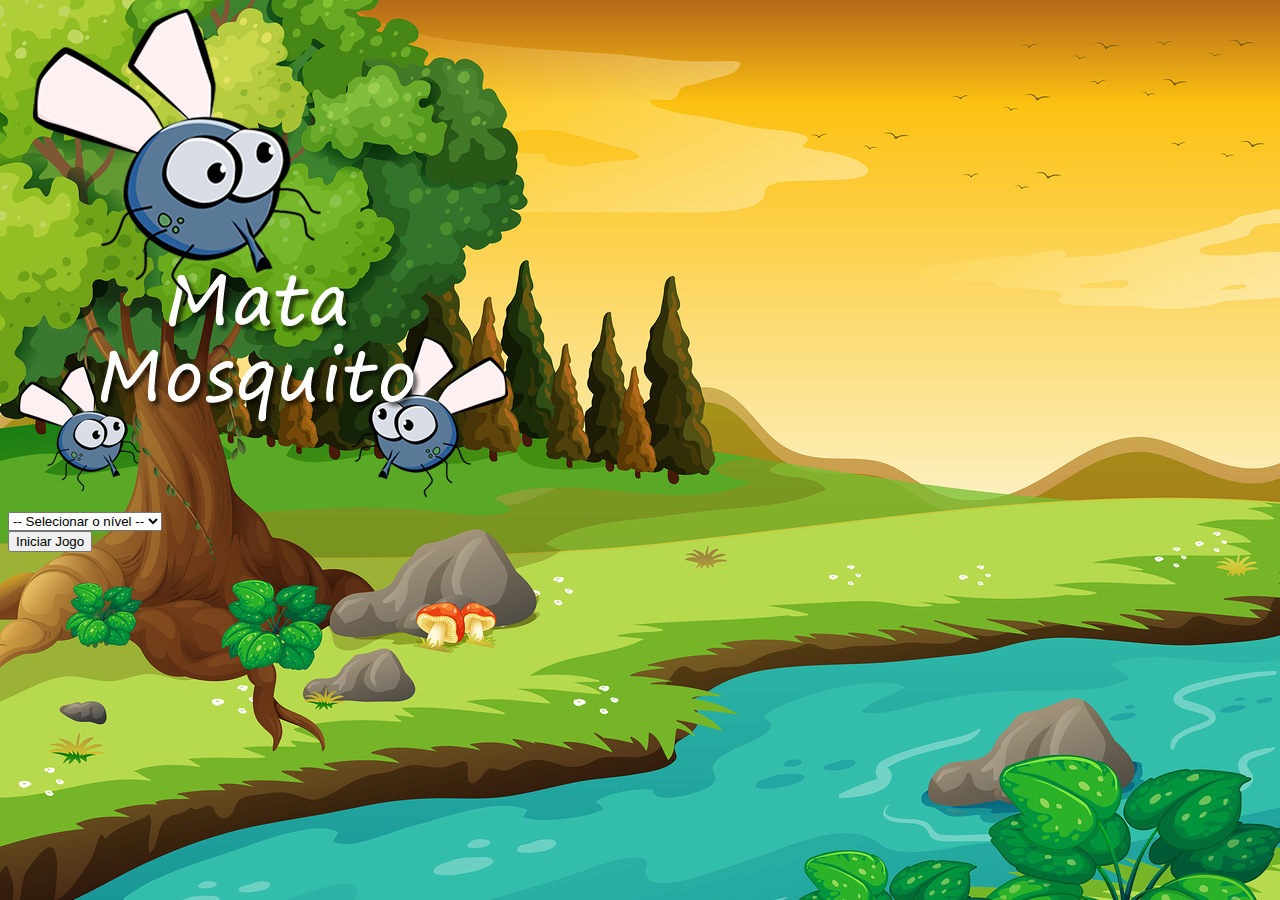
<file: index.html>
<!DOCTYPE html>
<html lang="pt-br">
<head>
    <meta charset="UTF-8">
    <meta http-equiv="X-UA-Compatible" content="IE=edge">
    <meta name="viewport" content="width=device-width, initial-scale=1.0">
    <link href="https://cdn.jsdelivr.net/npm/bootstrap@5.2.0-beta1/dist/css/bootstrap.min.css" rel="stylesheet" integrity="sha384-0evHe/X+R7YkIZDRvuzKMRqM+OrBnVFBL6DOitfPri4tjfHxaWutUpFmBp4vmVor" crossorigin="anonymous">
    <link rel="stylesheet" href="css/estilo.css">
    <title>Javascript</title>
    <script>
        function iniciarJogo(){
            var nivel = document.getElementById('nivel').value;

            if(nivel === ''){
                alert('Selecione um nível para iniciar o jogo');
                return false;
            }

            window.location.href = 'jogo.html?'+nivel;
        }
    </script>
</head>
<body>
    <div class="container">
        <div class="row">
            <div class="col">
                <div class="d-flex justify-content-center">
                    <img src="img/game.png">
                </div>
            </div>
        </div>

        <div class="row">
            <div class="col">
                <div class="d-flex justify-content-center">
                    <div class="mb-2">
                        <select class="form-select" id="nivel">
                            <option selected value="">-- Selecionar o nível --</option>
                            <option value="facil">Fácil</option>
                            <option value="normal">Normal</option>
                            <option value="dificil">Difícil</option>
                        </select>
                    </div>
                </div>
            </div>
        </div>

        <div class="row">
            <div class="col">
                <div class="d-flex justify-content-center">
                    <button type="button" class="btn btn-danger btn-lg" onclick="iniciarJogo()" >Iniciar Jogo</button>
                </div>
            </div>
        </div>
    </div>
</body>
</html>
</file>
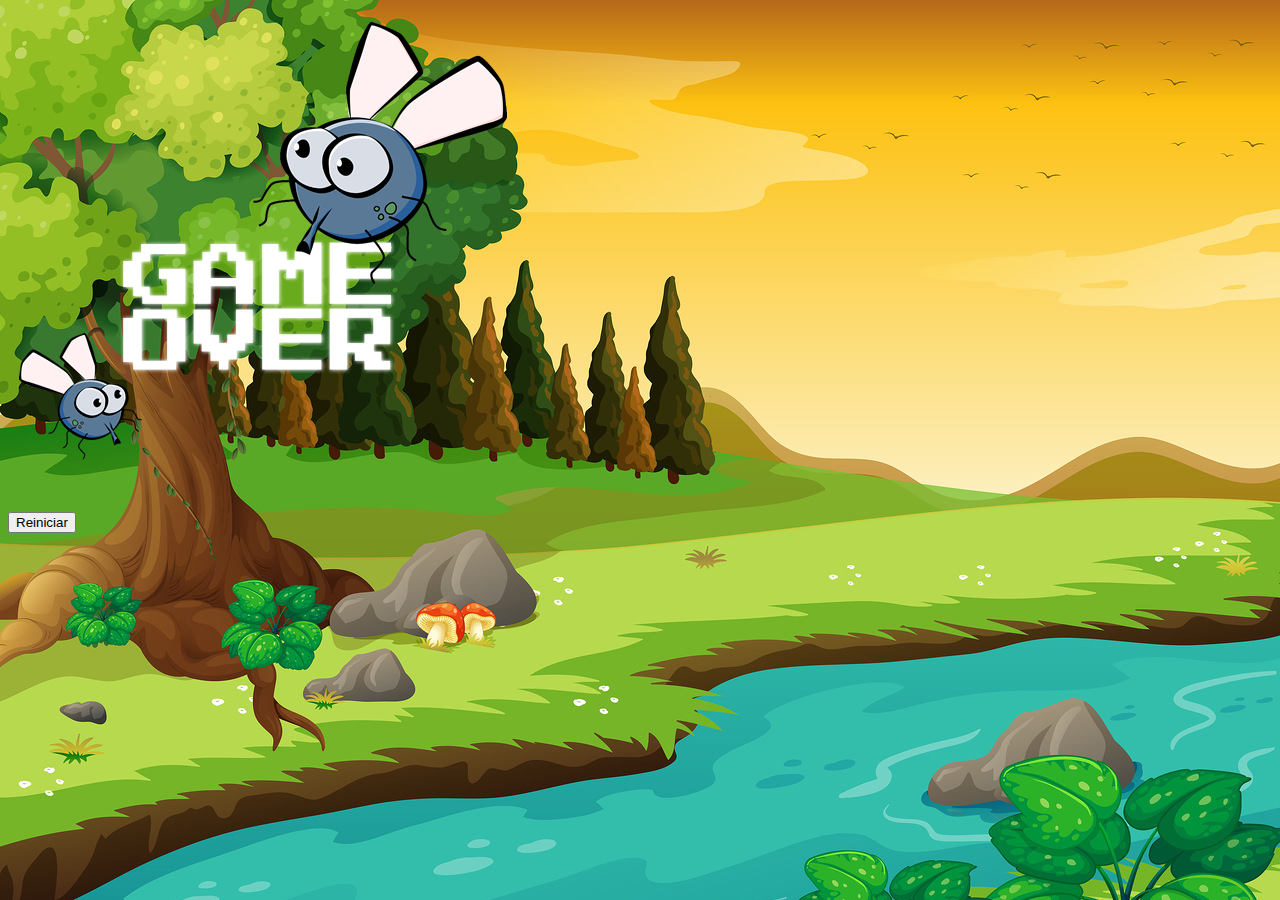
<file: fimJogo.html>
<!DOCTYPE html>
<html lang="pt-br">
<head>
    <meta charset="UTF-8">
    <meta http-equiv="X-UA-Compatible" content="IE=edge">
    <meta name="viewport" content="width=device-width, initial-scale=1.0">
    <link href="https://cdn.jsdelivr.net/npm/bootstrap@5.2.0-beta1/dist/css/bootstrap.min.css" rel="stylesheet" integrity="sha384-0evHe/X+R7YkIZDRvuzKMRqM+OrBnVFBL6DOitfPri4tjfHxaWutUpFmBp4vmVor" crossorigin="anonymous">
    <link rel="stylesheet" href="css/estilo.css">
    <title>Javascript</title>
</head>
<body>
    <div class="container">
        <div class="row">
            <div class="col">
                <div class="d-flex justify-content-center">
                    <img src="img/game_over.png">
                </div>
            </div>
        </div>
        <div class="row">
            <div class="col">
                <div class="d-flex justify-content-center">
                    <button type="button" class="btn btn-dark btn-lg" onclick="window.location.href='index.html'">Reiniciar</button>
                </div>
            </div>
        </div>
    </div>
</body>
</html>
</file>
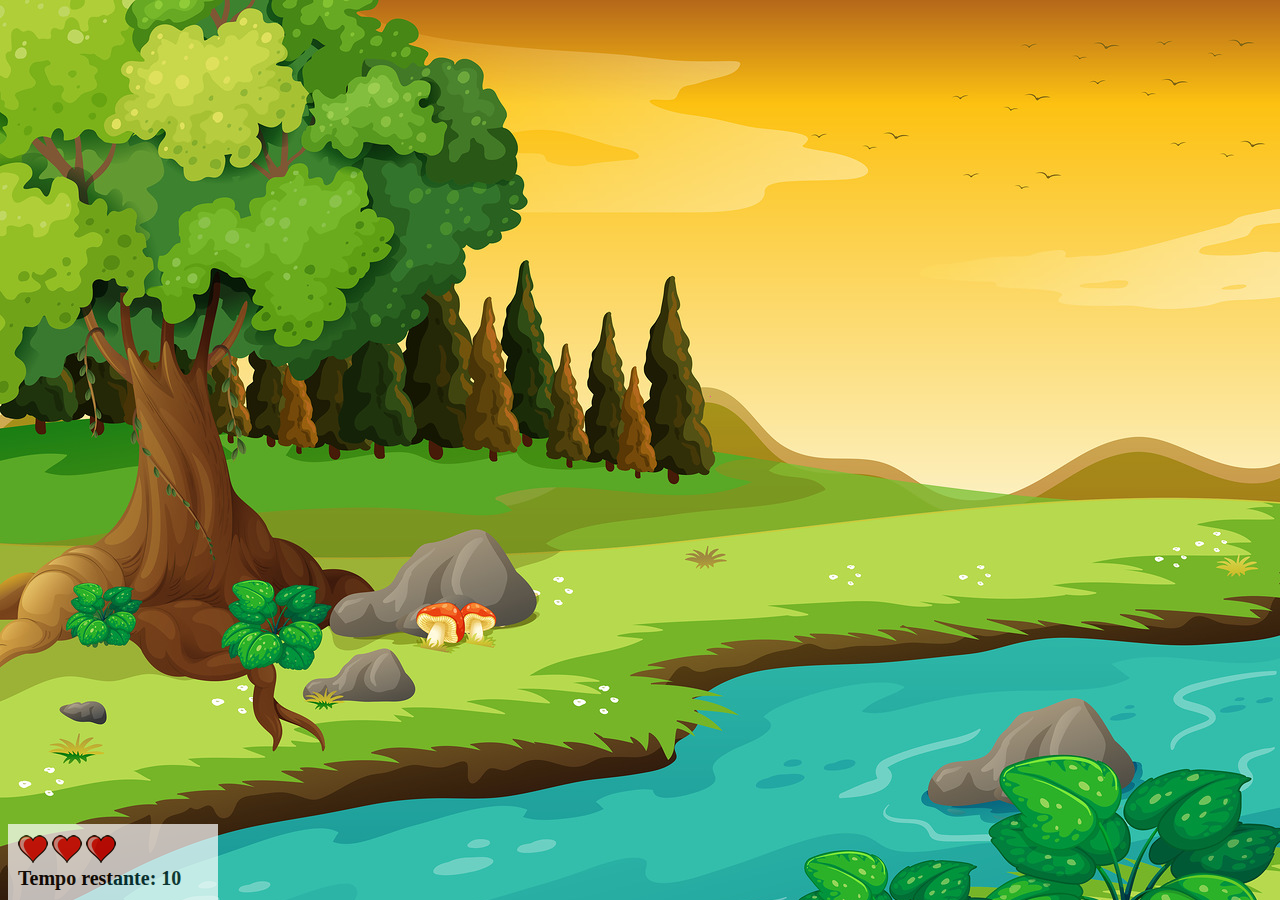
<file: jogo.html>
<!DOCTYPE html>
<html lang="pt-br">
<head>
    <meta charset="UTF-8">
    <meta http-equiv="X-UA-Compatible" content="IE=edge">
    <meta name="viewport" content="width=device-width, initial-scale=1.0">
    <script src="js/script.js"></script>
    <link rel="stylesheet" href="css/estilo.css">
    <title>Javascript</title>
</head>
<body onresize="TamanhoTelaJogo()">
    <div class="painel">
        <div class="vida">
            <img id="v1" src="img/coracao_cheio.png">
            <img id="v2" src="img/coracao_cheio.png">
            <img id="v3" src="img/coracao_cheio.png">
        </div>
        <div class="cronometro">Tempo restante: <span id="tempo"></span></div>
    </div>

    <script>
        document.getElementById('tempo').innerHTML = tempo; 
        var criar = setInterval(posicao, tempoCriar);
    </script>
</body>
</html>
</file>
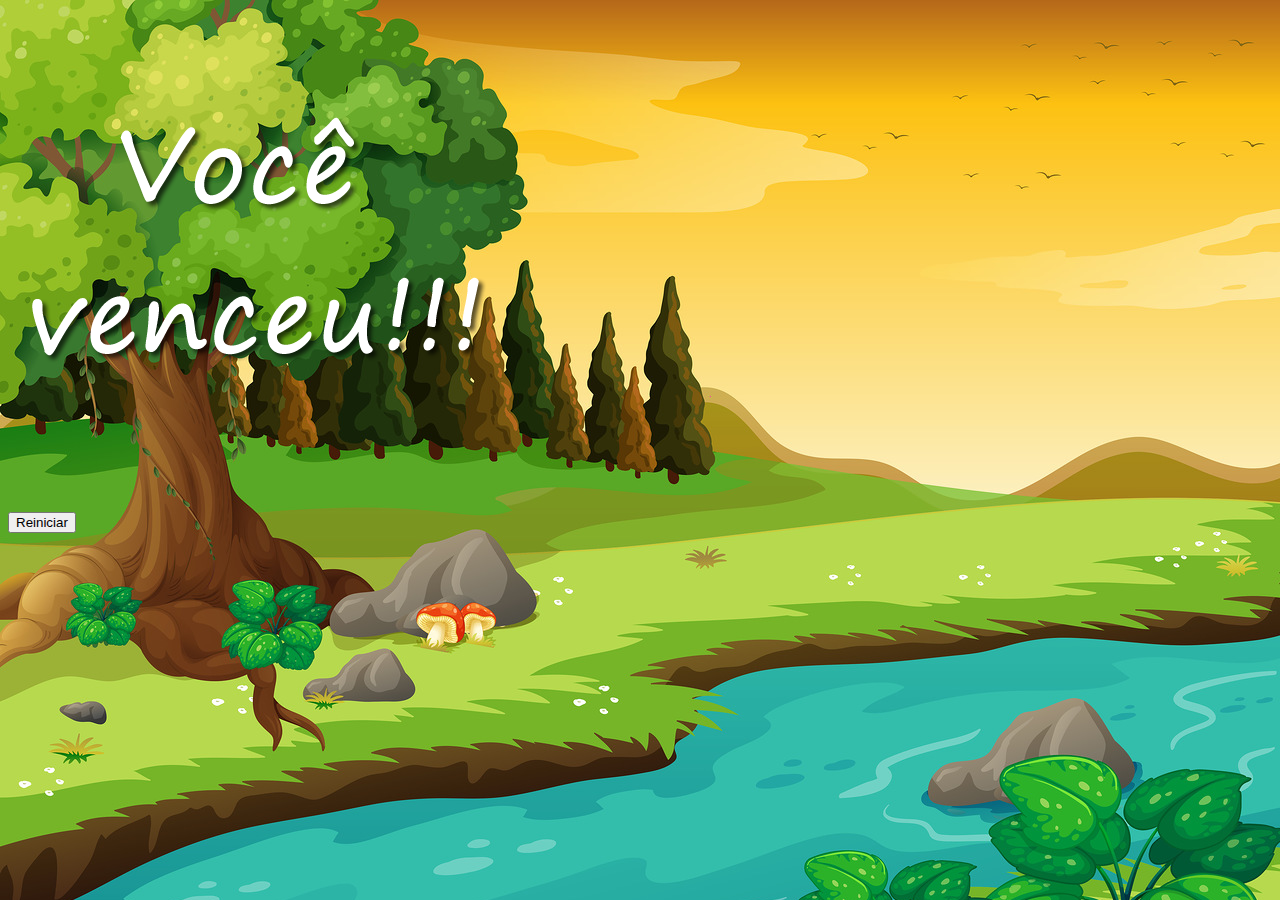
<file: vitoria.html>
<!DOCTYPE html>
<html lang="pt-br">
<head>
    <meta charset="UTF-8">
    <meta http-equiv="X-UA-Compatible" content="IE=edge">
    <meta name="viewport" content="width=device-width, initial-scale=1.0">
    <link href="https://cdn.jsdelivr.net/npm/bootstrap@5.2.0-beta1/dist/css/bootstrap.min.css" rel="stylesheet" integrity="sha384-0evHe/X+R7YkIZDRvuzKMRqM+OrBnVFBL6DOitfPri4tjfHxaWutUpFmBp4vmVor" crossorigin="anonymous">
    <link rel="stylesheet" href="css/estilo.css">
    <title>Javascript</title>
</head>
<body>
    <div class="container">
        <div class="row">
            <div class="col">
                <div class="d-flex justify-content-center">
                    <img src="img/vitoria.png">
                </div>
            </div>
        </div>
        <div class="row">
            <div class="col">
                <div class="d-flex justify-content-center">
                    <button type="button" class="btn btn-dark btn-lg" onclick="window.location.href='index.html'">Reiniciar</button>
                </div>
            </div>
        </div>
    </div>
</body>
</html>
</file>
<file: css/estilo.css>
html{
    cursor: url('../img/mata_mosca.png') 30 30, auto;
}
body{
    background-image: url('../img/bg.jpg');
    background-repeat: no-repeat;
    background-size: 100%;
}
.mosquito1{
    position: absolute;
    width: 50px;
    height: 50px;
}
.mosquito2{
    position: absolute;
    width: 70px;
    height: 70px;
}
.mosquito3{
    position: absolute;
    width: 90px;
    height: 90px;
}
.ladoA{
    transform: scaleX(1);
}
.ladoB{
    transform: scaleX(-1);
}

.painel{
    position: absolute;
    width: 190px;
    padding: 10px;
    bottom: 0px;
    border-top: solid 1px white;
    background-color: white;
    opacity: 0.7;
}
.vida{
    float: left;

}
.cronometro{
    float: left;
    font-size: 20px;
    font-weight: bold;
}
</file>
